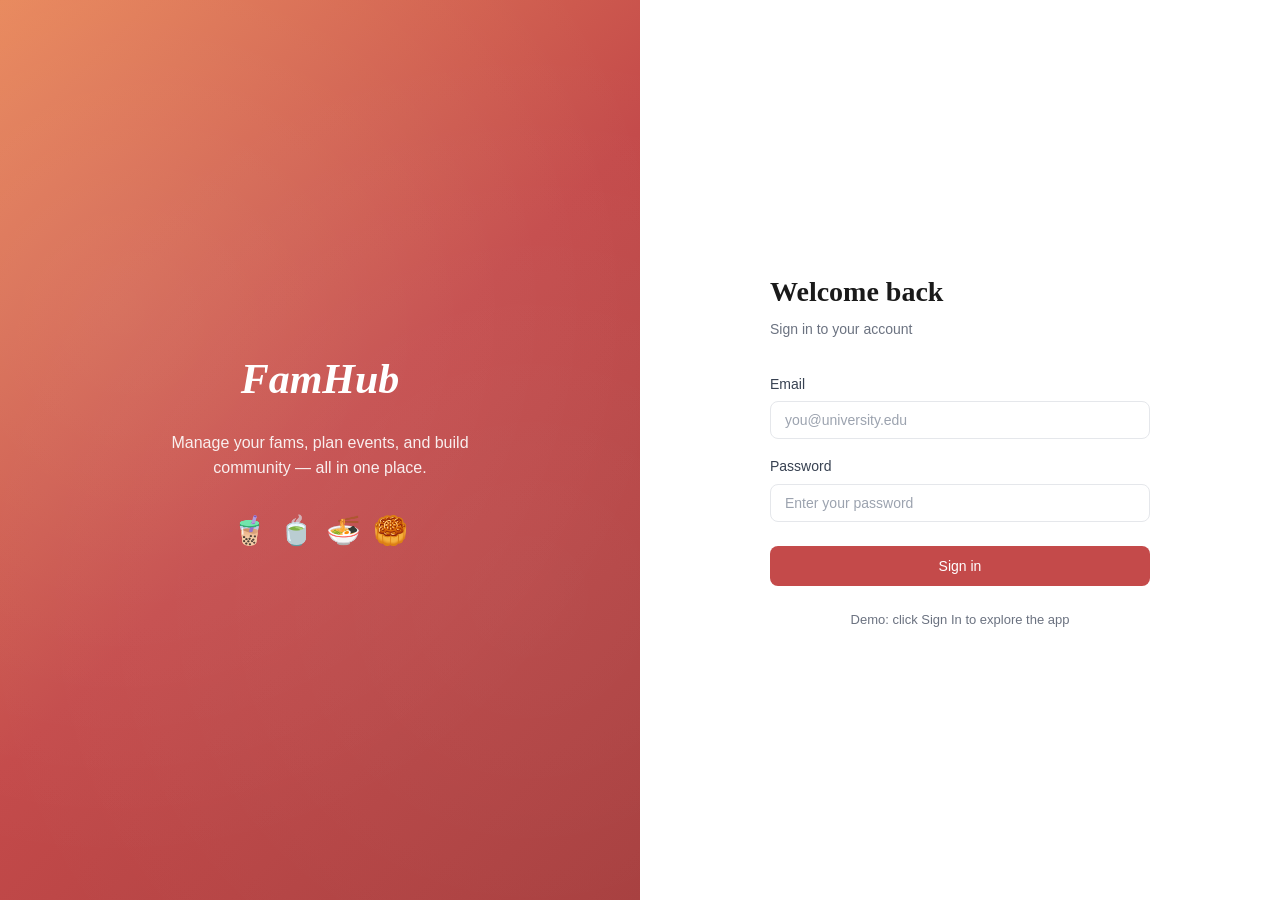
<file: index.html>
<!DOCTYPE html>
<html lang="en">
<head>
    <meta charset="UTF-8">
    <meta name="viewport" content="width=device-width, initial-scale=1.0">
    <title>FamHub - Fam Event Management System</title>
    <meta http-equiv="refresh" content="0;url=login.html">
    <link rel="stylesheet" href="styles.css">
</head>
<body class="login-page">
    <div class="login-left">
        <h1>FamHub</h1>
        <p>Manage your fams, plan events, and build community &mdash; all in one place.</p>
        <div class="login-emojis">
            <span>&#127881;</span>
            <span>&#127942;</span>
            <span>&#129309;</span>
            <span>&#127752;</span>
        </div>
    </div>
    <div class="login-right">
        <div class="login-form-container">
            <h2>Welcome to FamHub</h2>
            <p class="login-subtitle">Redirecting to login...</p>
            <p style="text-align:center; margin-top: 20px;">
                <a href="login.html">Click here if not redirected</a>
            </p>
        </div>
    </div>
</body>
</html>
</file>
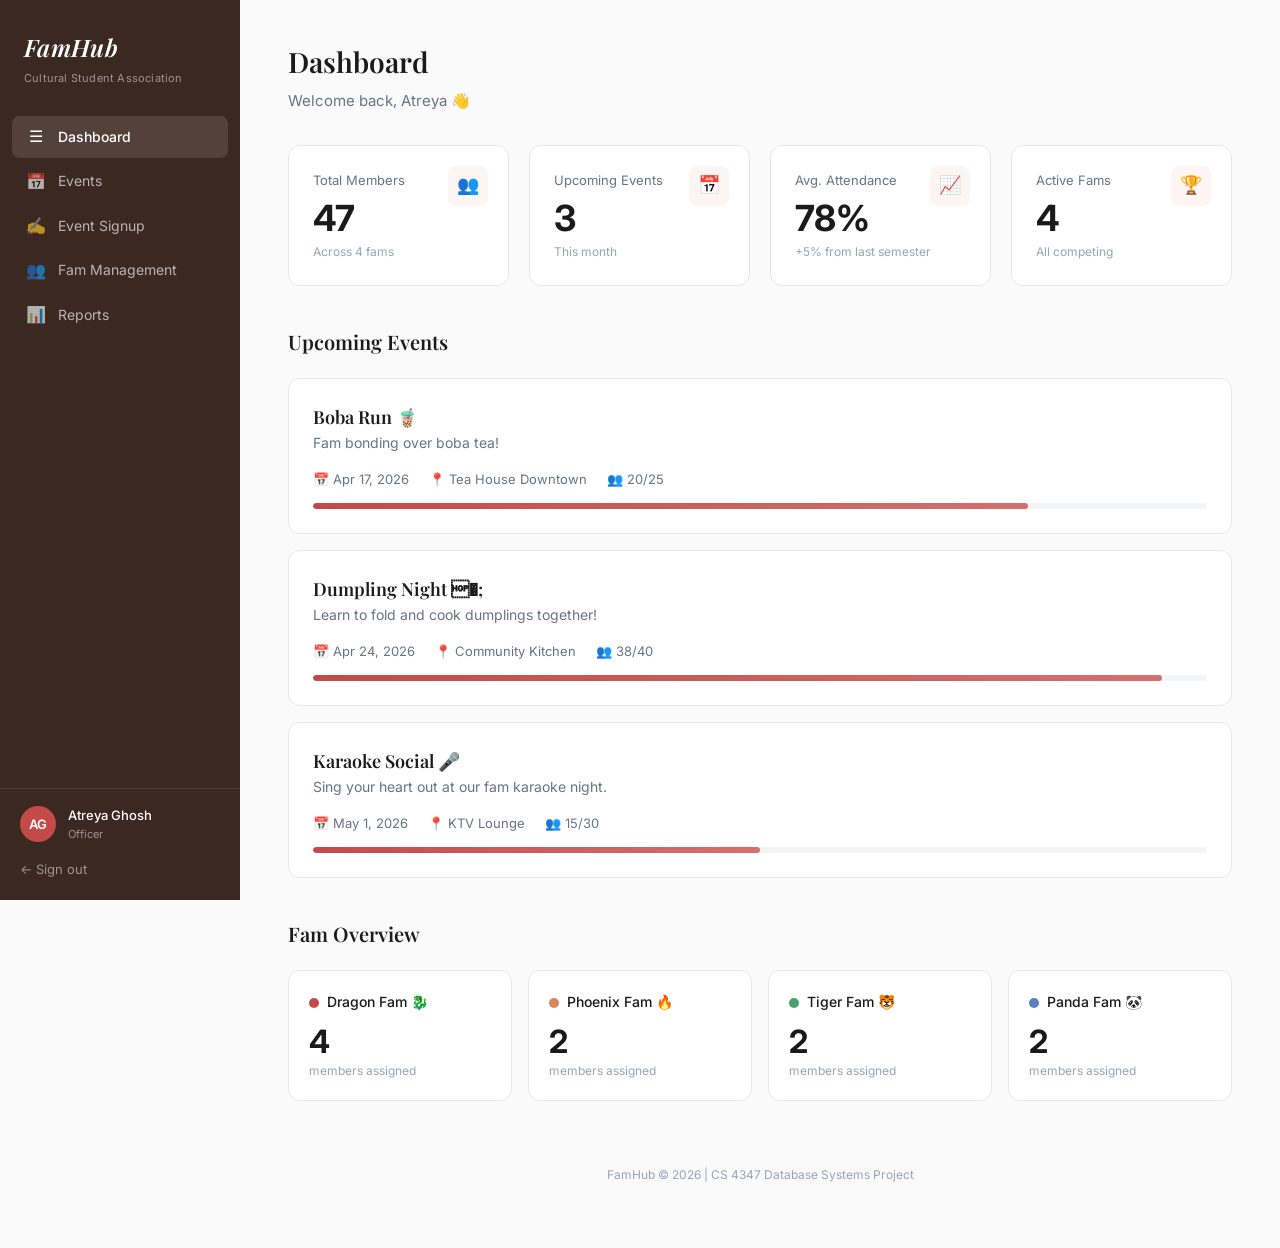
<file: dashboard.html>
<!DOCTYPE html>
<html lang="en">
<head>
    <meta charset="UTF-8">
    <meta name="viewport" content="width=device-width, initial-scale=1.0">
    <title>Dashboard - FamHub</title>
    <link rel="stylesheet" href="styles.css">
</head>
<body>
    <!-- Sidebar -->
    <aside class="sidebar">
        <div class="sidebar-brand">
            <h1>FamHub</h1>
            <p>Cultural Student Association</p>
        </div>
        <nav class="sidebar-nav">
            <ul>
                <li><a href="dashboard.html" class="active"><span class="nav-icon">&#9776;</span> Dashboard</a></li>
                <li><a href="event_form.html"><span class="nav-icon">&#128197;</span> Events</a></li>
                <li><a href="event_signup.html"><span class="nav-icon">&#9997;</span> Event Signup</a></li>
                <li><a href="fam_management.html"><span class="nav-icon">&#128101;</span> Fam Management</a></li>
                <li><a href="reports.html"><span class="nav-icon">&#128202;</span> Reports</a></li>
            </ul>
        </nav>
        <div class="sidebar-user">
            <div class="user-avatar">AG</div>
            <div class="user-info">
                <div class="user-name">Atreya Ghosh</div>
                <div class="user-role">Officer</div>
            </div>
        </div>
        <div class="sidebar-signout">
            <a href="login.html">&#8592; Sign out</a>
        </div>
    </aside>

    <!-- Main Content -->
    <main class="main-content">
        <div class="page-header">
            <h1>Dashboard</h1>
            <p class="welcome-msg">Welcome back, Atreya &#128075;</p>
        </div>

        <!-- Stats Cards -->
        <div class="stat-cards">
            <div class="stat-card">
                <div class="stat-icon">&#128101;</div>
                <h4>Total Members</h4>
                <div class="stat-value">47</div>
                <div class="stat-sub">Across 4 fams</div>
            </div>
            <div class="stat-card">
                <div class="stat-icon">&#128197;</div>
                <h4>Upcoming Events</h4>
                <div class="stat-value">3</div>
                <div class="stat-sub">This month</div>
            </div>
            <div class="stat-card">
                <div class="stat-icon">&#128200;</div>
                <h4>Avg. Attendance</h4>
                <div class="stat-value">78%</div>
                <div class="stat-sub">+5% from last semester</div>
            </div>
            <div class="stat-card">
                <div class="stat-icon">&#127942;</div>
                <h4>Active Fams</h4>
                <div class="stat-value">4</div>
                <div class="stat-sub">All competing</div>
            </div>
        </div>

        <!-- Upcoming Events -->
        <h2 class="section-title">Upcoming Events</h2>

        <div class="event-card">
            <h3>Boba Run &#129483;</h3>
            <p class="event-description">Fam bonding over boba tea!</p>
            <div class="event-meta">
                <span>&#128197; Apr 17, 2026</span>
                <span>&#128205; Tea House Downtown</span>
                <span>&#128101; 20/25</span>
            </div>
            <div class="progress-bar">
                <div class="progress-fill" style="width: 80%;"></div>
            </div>
        </div>

        <div class="event-card">
            <h3>Dumpling Night &#129�;</h3>
            <p class="event-description">Learn to fold and cook dumplings together!</p>
            <div class="event-meta">
                <span>&#128197; Apr 24, 2026</span>
                <span>&#128205; Community Kitchen</span>
                <span>&#128101; 38/40</span>
            </div>
            <div class="progress-bar">
                <div class="progress-fill" style="width: 95%;"></div>
            </div>
        </div>

        <div class="event-card">
            <h3>Karaoke Social &#127908;</h3>
            <p class="event-description">Sing your heart out at our fam karaoke night.</p>
            <div class="event-meta">
                <span>&#128197; May 1, 2026</span>
                <span>&#128205; KTV Lounge</span>
                <span>&#128101; 15/30</span>
            </div>
            <div class="progress-bar">
                <div class="progress-fill" style="width: 50%;"></div>
            </div>
        </div>

        <!-- Fam Overview -->
        <h2 class="section-title" style="margin-top: 40px;">Fam Overview</h2>
        <div class="fam-cards">
            <div class="fam-card">
                <div class="fam-card-header">
                    <span class="fam-dot red"></span> Dragon Fam &#128009;
                </div>
                <div class="fam-count">4</div>
                <div class="fam-label">members assigned</div>
            </div>
            <div class="fam-card">
                <div class="fam-card-header">
                    <span class="fam-dot orange"></span> Phoenix Fam &#128293;
                </div>
                <div class="fam-count">2</div>
                <div class="fam-label">members assigned</div>
            </div>
            <div class="fam-card">
                <div class="fam-card-header">
                    <span class="fam-dot green"></span> Tiger Fam &#128047;
                </div>
                <div class="fam-count">2</div>
                <div class="fam-label">members assigned</div>
            </div>
            <div class="fam-card">
                <div class="fam-card-header">
                    <span class="fam-dot blue"></span> Panda Fam &#128060;
                </div>
                <div class="fam-count">2</div>
                <div class="fam-label">members assigned</div>
            </div>
        </div>

        <footer>
            <p>FamHub &copy; 2026 | CS 4347 Database Systems Project</p>
        </footer>
    </main>
</body>
</html>
</file>
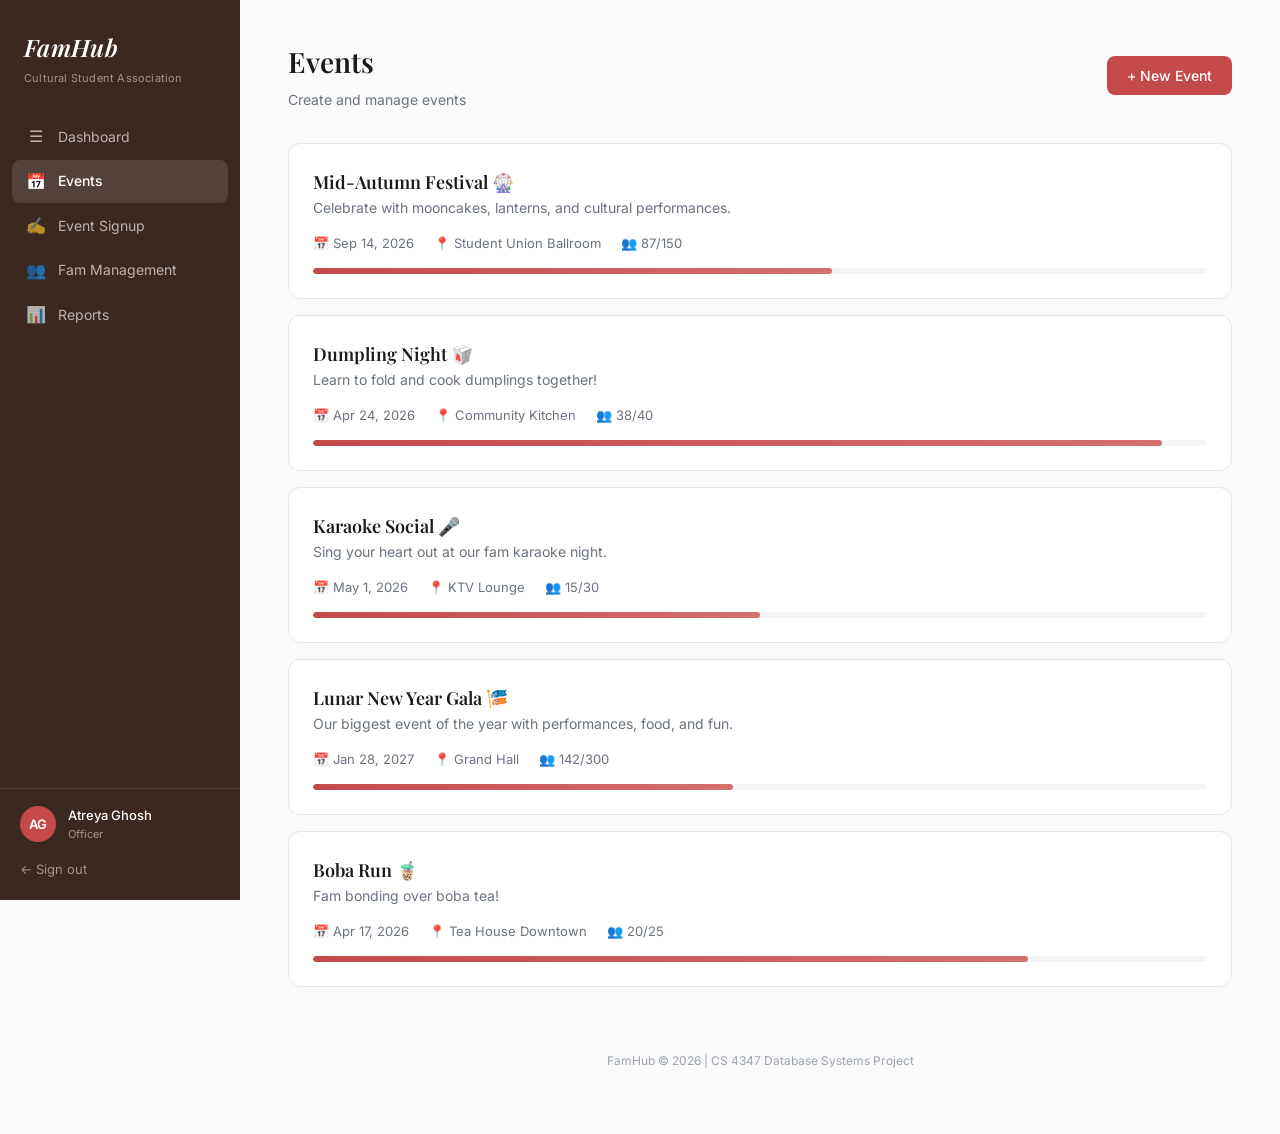
<file: event_form.html>
<!DOCTYPE html>
<html lang="en">
<head>
    <meta charset="UTF-8">
    <meta name="viewport" content="width=device-width, initial-scale=1.0">
    <title>Events - FamHub</title>
    <link rel="stylesheet" href="styles.css">
</head>
<body>
    <!-- Sidebar -->
    <aside class="sidebar">
        <div class="sidebar-brand">
            <h1>FamHub</h1>
            <p>Cultural Student Association</p>
        </div>
        <nav class="sidebar-nav">
            <ul>
                <li><a href="dashboard.html"><span class="nav-icon">&#9776;</span> Dashboard</a></li>
                <li><a href="event_form.html" class="active"><span class="nav-icon">&#128197;</span> Events</a></li>
                <li><a href="event_signup.html"><span class="nav-icon">&#9997;</span> Event Signup</a></li>
                <li><a href="fam_management.html"><span class="nav-icon">&#128101;</span> Fam Management</a></li>
                <li><a href="reports.html"><span class="nav-icon">&#128202;</span> Reports</a></li>
            </ul>
        </nav>
        <div class="sidebar-user">
            <div class="user-avatar">AG</div>
            <div class="user-info">
                <div class="user-name">Atreya Ghosh</div>
                <div class="user-role">Officer</div>
            </div>
        </div>
        <div class="sidebar-signout">
            <a href="login.html">&#8592; Sign out</a>
        </div>
    </aside>

    <!-- Main Content -->
    <main class="main-content">
        <div class="page-header">
            <div class="page-header-row">
                <div>
                    <h1>Events</h1>
                    <p>Create and manage events</p>
                </div>
                <button class="btn btn-primary" onclick="document.getElementById('new-event-form').style.display = document.getElementById('new-event-form').style.display === 'none' ? 'block' : 'none'">+ New Event</button>
            </div>
        </div>

        <!-- New Event Form (hidden by default) -->
        <div id="new-event-form" style="display: none; margin-bottom: 32px;">
            <fieldset>
                <legend>Create New Event</legend>
                <form action="event_process.php" method="POST">
                    <input type="hidden" id="event_id" name="event_id" value="">

                    <label for="event_name" class="required">Event Name</label>
                    <input type="text" id="event_name" name="event_name" placeholder="e.g., Spring Formal" maxlength="100" required>

                    <label for="event_description" class="required">Description</label>
                    <textarea id="event_description" name="event_description" placeholder="Describe the event details, agenda, dress code, etc." rows="3" required></textarea>

                    <div class="form-row">
                        <div>
                            <label for="event_date" class="required">Event Date</label>
                            <input type="date" id="event_date" name="event_date" required>
                        </div>
                        <div>
                            <label for="event_time">Event Time</label>
                            <input type="text" id="event_time" name="event_time" placeholder="e.g., 7:00 PM">
                        </div>
                    </div>

                    <label for="event_location" class="required">Location</label>
                    <input type="text" id="event_location" name="event_location" placeholder="e.g., Student Union Ballroom" maxlength="200" required>

                    <div class="form-row">
                        <div>
                            <label for="event_capacity" class="required">Capacity</label>
                            <input type="number" id="event_capacity" name="event_capacity" placeholder="Maximum attendees" min="1" required>
                        </div>
                        <div>
                            <label for="event_type">Event Type</label>
                            <select id="event_type" name="event_type">
                                <option value="">-- Select Type --</option>
                                <option value="social">Social</option>
                                <option value="philanthropy">Philanthropy</option>
                                <option value="professional">Professional Development</option>
                                <option value="meeting">Meeting</option>
                                <option value="other">Other</option>
                            </select>
                        </div>
                    </div>

                    <div class="form-actions">
                        <input type="submit" value="Save Event">
                        <input type="reset" value="Clear Form">
                    </div>
                </form>
            </fieldset>
        </div>

        <!-- Event Cards -->
        <div class="event-card">
            <h3>Mid-Autumn Festival &#127905;</h3>
            <p class="event-description">Celebrate with mooncakes, lanterns, and cultural performances.</p>
            <div class="event-meta">
                <span>&#128197; Sep 14, 2026</span>
                <span>&#128205; Student Union Ballroom</span>
                <span>&#128101; 87/150</span>
            </div>
            <div class="progress-bar">
                <div class="progress-fill" style="width: 58%;"></div>
            </div>
        </div>

        <div class="event-card">
            <h3>Dumpling Night &#129377;</h3>
            <p class="event-description">Learn to fold and cook dumplings together!</p>
            <div class="event-meta">
                <span>&#128197; Apr 24, 2026</span>
                <span>&#128205; Community Kitchen</span>
                <span>&#128101; 38/40</span>
            </div>
            <div class="progress-bar">
                <div class="progress-fill" style="width: 95%;"></div>
            </div>
        </div>

        <div class="event-card">
            <h3>Karaoke Social &#127908;</h3>
            <p class="event-description">Sing your heart out at our fam karaoke night.</p>
            <div class="event-meta">
                <span>&#128197; May 1, 2026</span>
                <span>&#128205; KTV Lounge</span>
                <span>&#128101; 15/30</span>
            </div>
            <div class="progress-bar">
                <div class="progress-fill" style="width: 50%;"></div>
            </div>
        </div>

        <div class="event-card">
            <h3>Lunar New Year Gala &#127887;</h3>
            <p class="event-description">Our biggest event of the year with performances, food, and fun.</p>
            <div class="event-meta">
                <span>&#128197; Jan 28, 2027</span>
                <span>&#128205; Grand Hall</span>
                <span>&#128101; 142/300</span>
            </div>
            <div class="progress-bar">
                <div class="progress-fill" style="width: 47%;"></div>
            </div>
        </div>

        <div class="event-card">
            <h3>Boba Run &#129483;</h3>
            <p class="event-description">Fam bonding over boba tea!</p>
            <div class="event-meta">
                <span>&#128197; Apr 17, 2026</span>
                <span>&#128205; Tea House Downtown</span>
                <span>&#128101; 20/25</span>
            </div>
            <div class="progress-bar">
                <div class="progress-fill" style="width: 80%;"></div>
            </div>
        </div>

        <footer>
            <p>FamHub &copy; 2026 | CS 4347 Database Systems Project</p>
        </footer>
    </main>
</body>
</html>
</file>
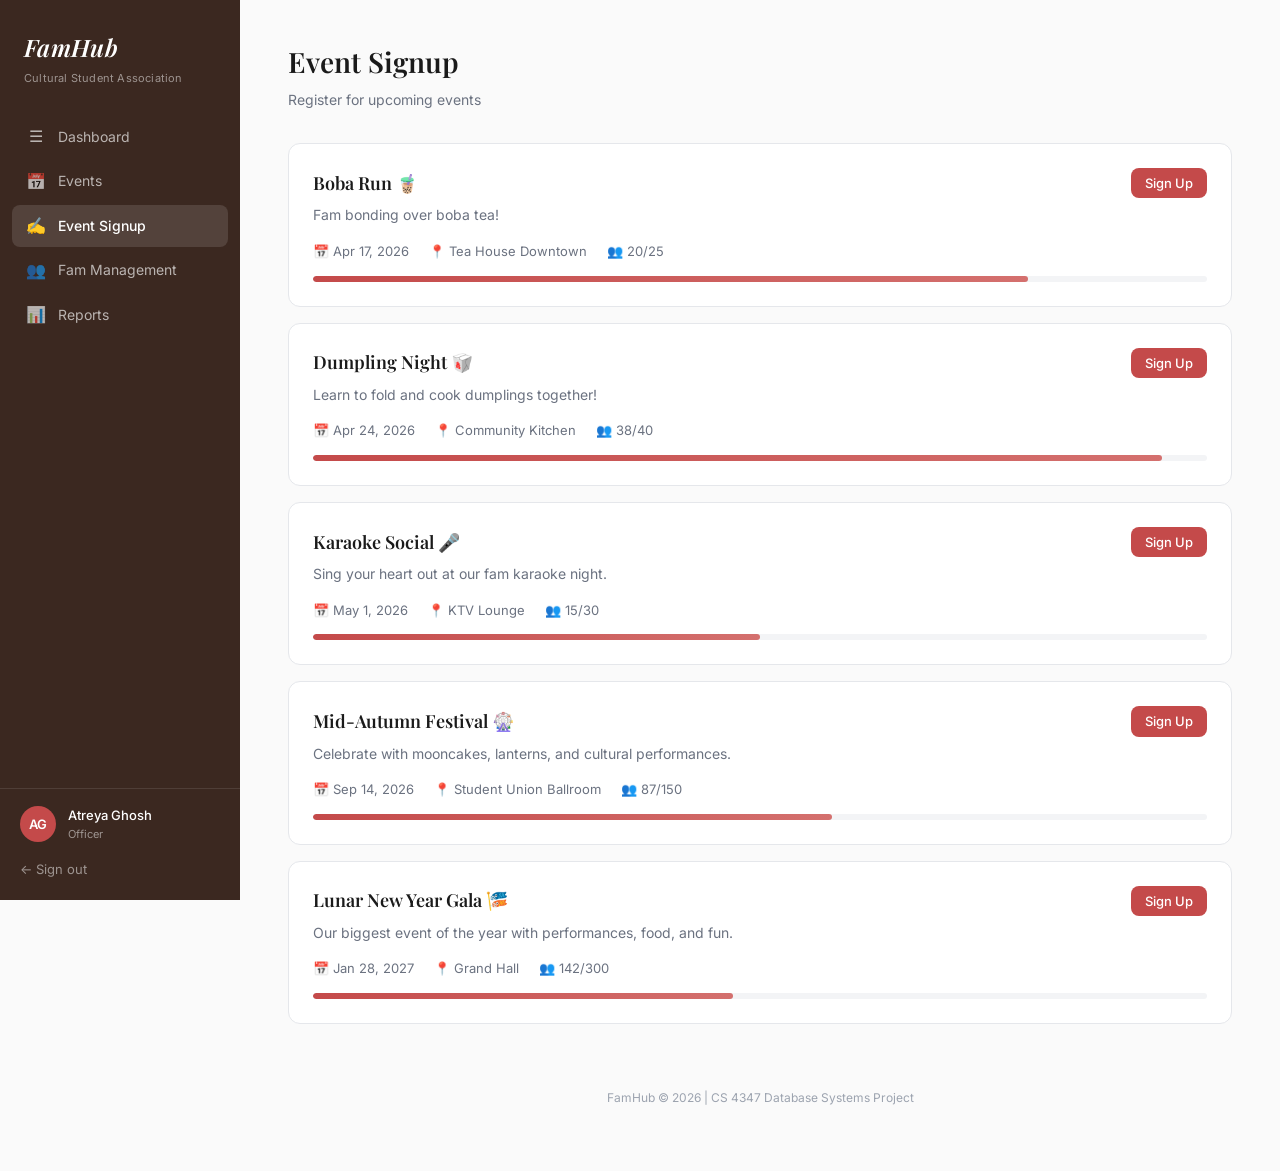
<file: event_signup.html>
<!DOCTYPE html>
<html lang="en">
<head>
    <meta charset="UTF-8">
    <meta name="viewport" content="width=device-width, initial-scale=1.0">
    <title>Event Signup - FamHub</title>
    <link rel="stylesheet" href="styles.css">
</head>
<body>
    <!-- Sidebar -->
    <aside class="sidebar">
        <div class="sidebar-brand">
            <h1>FamHub</h1>
            <p>Cultural Student Association</p>
        </div>
        <nav class="sidebar-nav">
            <ul>
                <li><a href="dashboard.html"><span class="nav-icon">&#9776;</span> Dashboard</a></li>
                <li><a href="event_form.html"><span class="nav-icon">&#128197;</span> Events</a></li>
                <li><a href="event_signup.html" class="active"><span class="nav-icon">&#9997;</span> Event Signup</a></li>
                <li><a href="fam_management.html"><span class="nav-icon">&#128101;</span> Fam Management</a></li>
                <li><a href="reports.html"><span class="nav-icon">&#128202;</span> Reports</a></li>
            </ul>
        </nav>
        <div class="sidebar-user">
            <div class="user-avatar">AG</div>
            <div class="user-info">
                <div class="user-name">Atreya Ghosh</div>
                <div class="user-role">Officer</div>
            </div>
        </div>
        <div class="sidebar-signout">
            <a href="login.html">&#8592; Sign out</a>
        </div>
    </aside>

    <!-- Main Content -->
    <main class="main-content">
        <div class="page-header">
            <h1>Event Signup</h1>
            <p>Register for upcoming events</p>
        </div>

        <!-- Event Cards with Sign Up buttons -->
        <div class="event-card">
            <div class="event-card-header">
                <h3>Boba Run &#129483;</h3>
                <button class="btn btn-primary btn-sm">Sign Up</button>
            </div>
            <p class="event-description">Fam bonding over boba tea!</p>
            <div class="event-meta">
                <span>&#128197; Apr 17, 2026</span>
                <span>&#128205; Tea House Downtown</span>
                <span>&#128101; 20/25</span>
            </div>
            <div class="progress-bar">
                <div class="progress-fill" style="width: 80%;"></div>
            </div>
        </div>

        <div class="event-card">
            <div class="event-card-header">
                <h3>Dumpling Night &#129377;</h3>
                <button class="btn btn-primary btn-sm">Sign Up</button>
            </div>
            <p class="event-description">Learn to fold and cook dumplings together!</p>
            <div class="event-meta">
                <span>&#128197; Apr 24, 2026</span>
                <span>&#128205; Community Kitchen</span>
                <span>&#128101; 38/40</span>
            </div>
            <div class="progress-bar">
                <div class="progress-fill" style="width: 95%;"></div>
            </div>
        </div>

        <div class="event-card">
            <div class="event-card-header">
                <h3>Karaoke Social &#127908;</h3>
                <button class="btn btn-primary btn-sm">Sign Up</button>
            </div>
            <p class="event-description">Sing your heart out at our fam karaoke night.</p>
            <div class="event-meta">
                <span>&#128197; May 1, 2026</span>
                <span>&#128205; KTV Lounge</span>
                <span>&#128101; 15/30</span>
            </div>
            <div class="progress-bar">
                <div class="progress-fill" style="width: 50%;"></div>
            </div>
        </div>

        <div class="event-card">
            <div class="event-card-header">
                <h3>Mid-Autumn Festival &#127905;</h3>
                <button class="btn btn-primary btn-sm">Sign Up</button>
            </div>
            <p class="event-description">Celebrate with mooncakes, lanterns, and cultural performances.</p>
            <div class="event-meta">
                <span>&#128197; Sep 14, 2026</span>
                <span>&#128205; Student Union Ballroom</span>
                <span>&#128101; 87/150</span>
            </div>
            <div class="progress-bar">
                <div class="progress-fill" style="width: 58%;"></div>
            </div>
        </div>

        <div class="event-card">
            <div class="event-card-header">
                <h3>Lunar New Year Gala &#127887;</h3>
                <button class="btn btn-primary btn-sm">Sign Up</button>
            </div>
            <p class="event-description">Our biggest event of the year with performances, food, and fun.</p>
            <div class="event-meta">
                <span>&#128197; Jan 28, 2027</span>
                <span>&#128205; Grand Hall</span>
                <span>&#128101; 142/300</span>
            </div>
            <div class="progress-bar">
                <div class="progress-fill" style="width: 47%;"></div>
            </div>
        </div>

        <footer>
            <p>FamHub &copy; 2026 | CS 4347 Database Systems Project</p>
        </footer>
    </main>
</body>
</html>
</file>
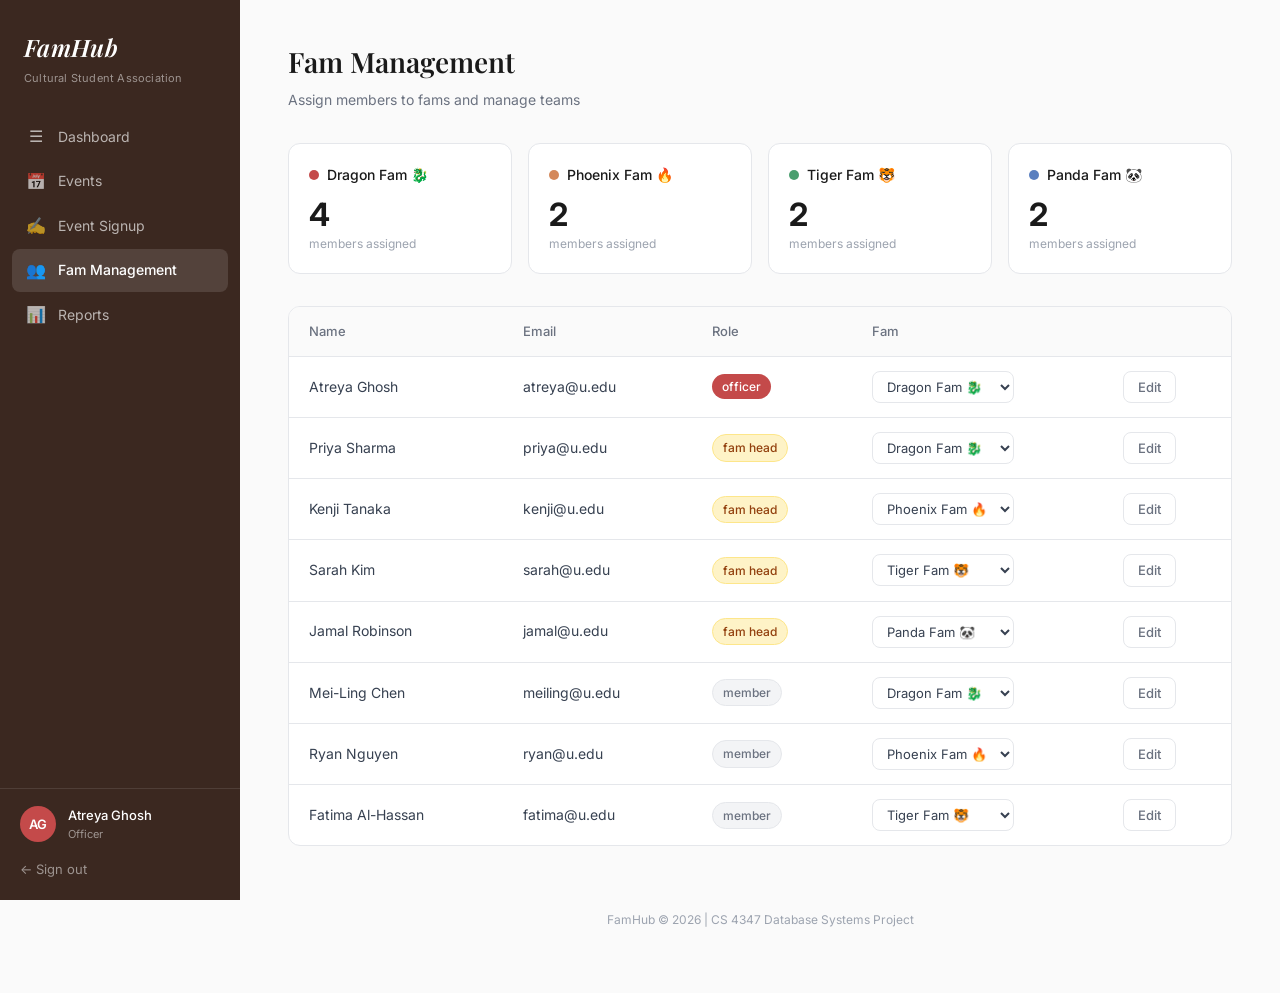
<file: fam_management.html>
<!DOCTYPE html>
<html lang="en">
<head>
    <meta charset="UTF-8">
    <meta name="viewport" content="width=device-width, initial-scale=1.0">
    <title>Fam Management - FamHub</title>
    <link rel="stylesheet" href="styles.css">
</head>
<body>
    <!-- Sidebar -->
    <aside class="sidebar">
        <div class="sidebar-brand">
            <h1>FamHub</h1>
            <p>Cultural Student Association</p>
        </div>
        <nav class="sidebar-nav">
            <ul>
                <li><a href="dashboard.html"><span class="nav-icon">&#9776;</span> Dashboard</a></li>
                <li><a href="event_form.html"><span class="nav-icon">&#128197;</span> Events</a></li>
                <li><a href="event_signup.html"><span class="nav-icon">&#9997;</span> Event Signup</a></li>
                <li><a href="fam_management.html" class="active"><span class="nav-icon">&#128101;</span> Fam Management</a></li>
                <li><a href="reports.html"><span class="nav-icon">&#128202;</span> Reports</a></li>
            </ul>
        </nav>
        <div class="sidebar-user">
            <div class="user-avatar">AG</div>
            <div class="user-info">
                <div class="user-name">Atreya Ghosh</div>
                <div class="user-role">Officer</div>
            </div>
        </div>
        <div class="sidebar-signout">
            <a href="login.html">&#8592; Sign out</a>
        </div>
    </aside>

    <!-- Main Content -->
    <main class="main-content">
        <div class="page-header">
            <h1>Fam Management</h1>
            <p>Assign members to fams and manage teams</p>
        </div>

        <!-- Fam Summary Cards -->
        <div class="fam-cards">
            <div class="fam-card">
                <div class="fam-card-header">
                    <span class="fam-dot red"></span> Dragon Fam &#128009;
                </div>
                <div class="fam-count">4</div>
                <div class="fam-label">members assigned</div>
            </div>
            <div class="fam-card">
                <div class="fam-card-header">
                    <span class="fam-dot orange"></span> Phoenix Fam &#128293;
                </div>
                <div class="fam-count">2</div>
                <div class="fam-label">members assigned</div>
            </div>
            <div class="fam-card">
                <div class="fam-card-header">
                    <span class="fam-dot green"></span> Tiger Fam &#128047;
                </div>
                <div class="fam-count">2</div>
                <div class="fam-label">members assigned</div>
            </div>
            <div class="fam-card">
                <div class="fam-card-header">
                    <span class="fam-dot blue"></span> Panda Fam &#128060;
                </div>
                <div class="fam-count">2</div>
                <div class="fam-label">members assigned</div>
            </div>
        </div>

        <!-- Members Table -->
        <table>
            <thead>
                <tr>
                    <th>Name</th>
                    <th>Email</th>
                    <th>Role</th>
                    <th>Fam</th>
                    <th></th>
                </tr>
            </thead>
            <tbody>
                <tr>
                    <td>Atreya Ghosh</td>
                    <td>atreya@u.edu</td>
                    <td><span class="badge badge-officer">officer</span></td>
                    <td>
                        <select style="width: auto; padding: 6px 10px; font-size: 13px;">
                            <option selected>Dragon Fam &#128009;</option>
                            <option>Phoenix Fam &#128293;</option>
                            <option>Tiger Fam &#128047;</option>
                            <option>Panda Fam &#128060;</option>
                        </select>
                    </td>
                    <td><button class="btn btn-secondary btn-sm">Edit</button></td>
                </tr>
                <tr>
                    <td>Priya Sharma</td>
                    <td>priya@u.edu</td>
                    <td><span class="badge badge-famhead">fam head</span></td>
                    <td>
                        <select style="width: auto; padding: 6px 10px; font-size: 13px;">
                            <option selected>Dragon Fam &#128009;</option>
                            <option>Phoenix Fam &#128293;</option>
                            <option>Tiger Fam &#128047;</option>
                            <option>Panda Fam &#128060;</option>
                        </select>
                    </td>
                    <td><button class="btn btn-secondary btn-sm">Edit</button></td>
                </tr>
                <tr>
                    <td>Kenji Tanaka</td>
                    <td>kenji@u.edu</td>
                    <td><span class="badge badge-famhead">fam head</span></td>
                    <td>
                        <select style="width: auto; padding: 6px 10px; font-size: 13px;">
                            <option>Dragon Fam &#128009;</option>
                            <option selected>Phoenix Fam &#128293;</option>
                            <option>Tiger Fam &#128047;</option>
                            <option>Panda Fam &#128060;</option>
                        </select>
                    </td>
                    <td><button class="btn btn-secondary btn-sm">Edit</button></td>
                </tr>
                <tr>
                    <td>Sarah Kim</td>
                    <td>sarah@u.edu</td>
                    <td><span class="badge badge-famhead">fam head</span></td>
                    <td>
                        <select style="width: auto; padding: 6px 10px; font-size: 13px;">
                            <option>Dragon Fam &#128009;</option>
                            <option>Phoenix Fam &#128293;</option>
                            <option selected>Tiger Fam &#128047;</option>
                            <option>Panda Fam &#128060;</option>
                        </select>
                    </td>
                    <td><button class="btn btn-secondary btn-sm">Edit</button></td>
                </tr>
                <tr>
                    <td>Jamal Robinson</td>
                    <td>jamal@u.edu</td>
                    <td><span class="badge badge-famhead">fam head</span></td>
                    <td>
                        <select style="width: auto; padding: 6px 10px; font-size: 13px;">
                            <option>Dragon Fam &#128009;</option>
                            <option>Phoenix Fam &#128293;</option>
                            <option>Tiger Fam &#128047;</option>
                            <option selected>Panda Fam &#128060;</option>
                        </select>
                    </td>
                    <td><button class="btn btn-secondary btn-sm">Edit</button></td>
                </tr>
                <tr>
                    <td>Mei-Ling Chen</td>
                    <td>meiling@u.edu</td>
                    <td><span class="badge badge-member">member</span></td>
                    <td>
                        <select style="width: auto; padding: 6px 10px; font-size: 13px;">
                            <option selected>Dragon Fam &#128009;</option>
                            <option>Phoenix Fam &#128293;</option>
                            <option>Tiger Fam &#128047;</option>
                            <option>Panda Fam &#128060;</option>
                        </select>
                    </td>
                    <td><button class="btn btn-secondary btn-sm">Edit</button></td>
                </tr>
                <tr>
                    <td>Ryan Nguyen</td>
                    <td>ryan@u.edu</td>
                    <td><span class="badge badge-member">member</span></td>
                    <td>
                        <select style="width: auto; padding: 6px 10px; font-size: 13px;">
                            <option>Dragon Fam &#128009;</option>
                            <option selected>Phoenix Fam &#128293;</option>
                            <option>Tiger Fam &#128047;</option>
                            <option>Panda Fam &#128060;</option>
                        </select>
                    </td>
                    <td><button class="btn btn-secondary btn-sm">Edit</button></td>
                </tr>
                <tr>
                    <td>Fatima Al-Hassan</td>
                    <td>fatima@u.edu</td>
                    <td><span class="badge badge-member">member</span></td>
                    <td>
                        <select style="width: auto; padding: 6px 10px; font-size: 13px;">
                            <option>Dragon Fam &#128009;</option>
                            <option>Phoenix Fam &#128293;</option>
                            <option selected>Tiger Fam &#128047;</option>
                            <option>Panda Fam &#128060;</option>
                        </select>
                    </td>
                    <td><button class="btn btn-secondary btn-sm">Edit</button></td>
                </tr>
            </tbody>
        </table>

        <footer>
            <p>FamHub &copy; 2026 | CS 4347 Database Systems Project</p>
        </footer>
    </main>
</body>
</html>
</file>
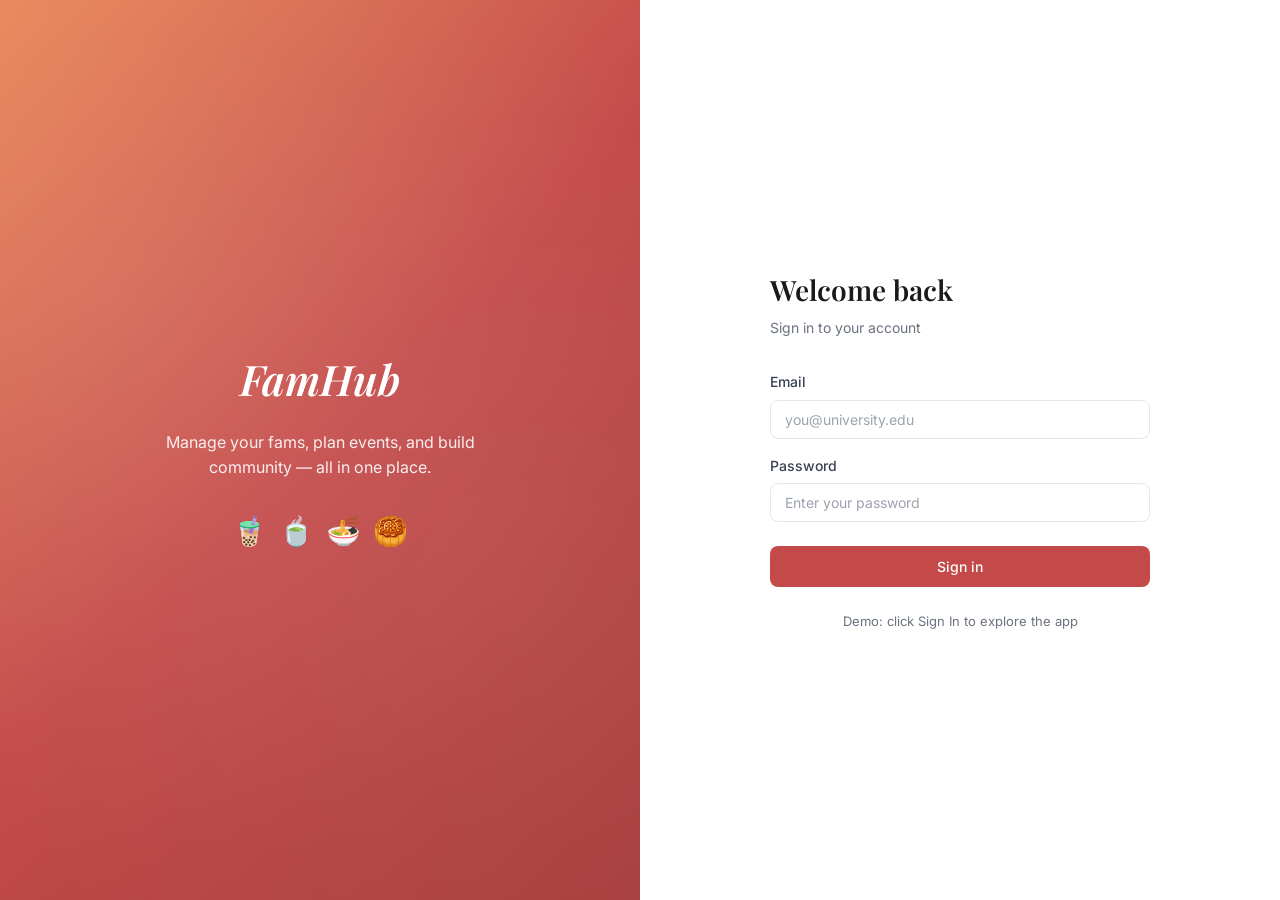
<file: login.html>
<!DOCTYPE html>
<html lang="en">
<head>
    <meta charset="UTF-8">
    <meta name="viewport" content="width=device-width, initial-scale=1.0">
    <title>Login - FamHub</title>
    <link rel="stylesheet" href="styles.css">
</head>
<body class="login-page">

    <div class="login-left">
        <h1>FamHub</h1>
        <p>Manage your fams, plan events, and build community &mdash; all in one place.</p>
        <div class="login-emojis">
            <span>&#129483;</span>
            <span>&#127861;</span>
            <span>&#127836;</span>
            <span>&#129390;</span>
        </div>
    </div>

    <!-- Login Form -->
    <div class="login-right">
        <div class="login-form-container">
            <h2>Welcome back</h2>
            <p class="login-subtitle">Sign in to your account</p>

            <form action="login_process.php" method="POST">
                <label for="email">Email</label>
                <input type="email" id="email" name="email" placeholder="you@university.edu" required>

                <label for="password">Password</label>
                <input type="password" id="password" name="password" placeholder="Enter your password" required>

                <div style="margin-top: 24px;">
                    <input type="submit" value="Sign in" style="width: 100%; padding: 12px;">
                </div>
            </form>

            <p class="login-footer">
                Demo: click Sign In to explore the app
            </p>
        </div>
    </div>
</body>
</html>
</file>
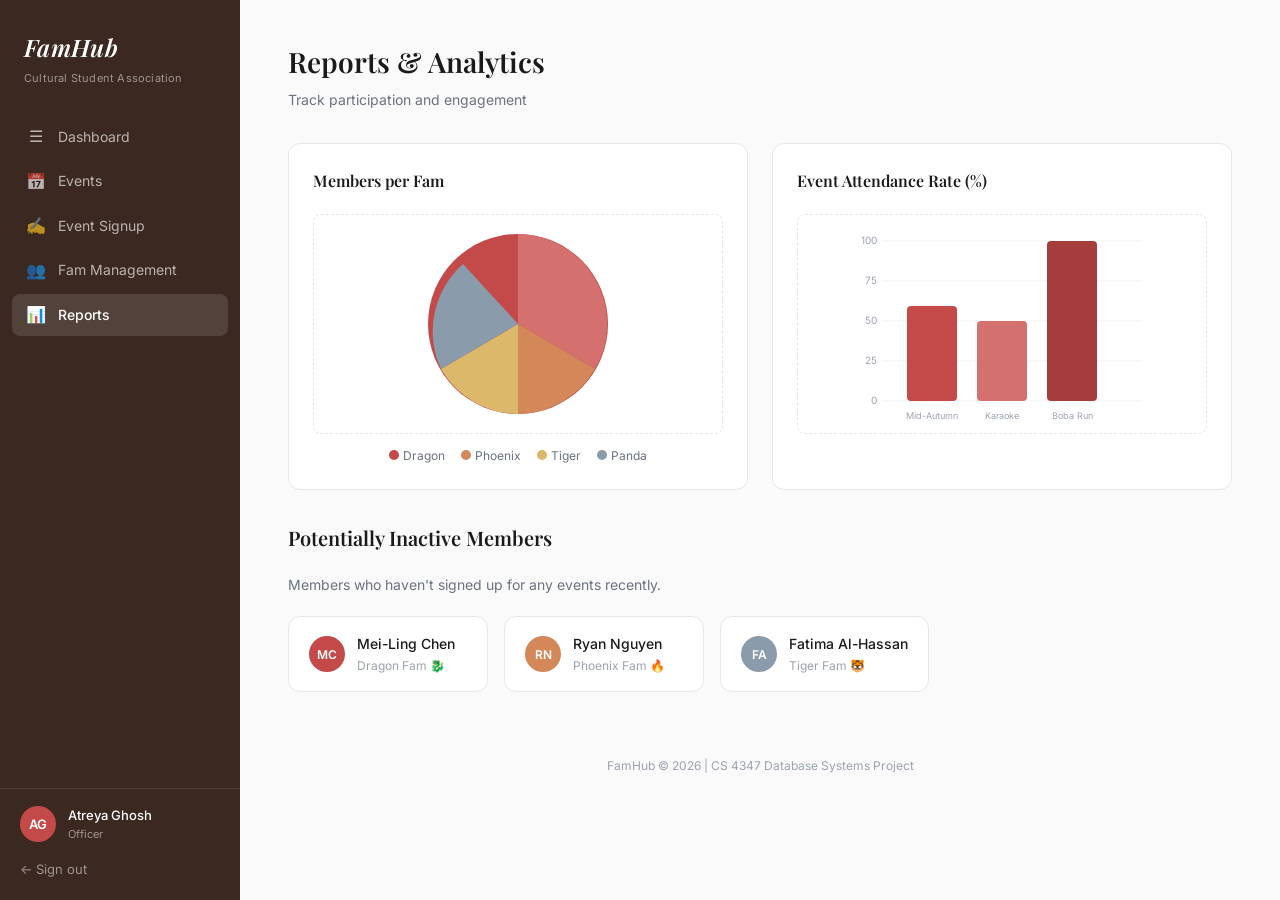
<file: reports.html>
<!DOCTYPE html>
<html lang="en">
<head>
    <meta charset="UTF-8">
    <meta name="viewport" content="width=device-width, initial-scale=1.0">
    <title>Reports &amp; Analytics - FamHub</title>
    <link rel="stylesheet" href="styles.css">
</head>
<body>
    <!-- Sidebar -->
    <aside class="sidebar">
        <div class="sidebar-brand">
            <h1>FamHub</h1>
            <p>Cultural Student Association</p>
        </div>
        <nav class="sidebar-nav">
            <ul>
                <li><a href="dashboard.html"><span class="nav-icon">&#9776;</span> Dashboard</a></li>
                <li><a href="event_form.html"><span class="nav-icon">&#128197;</span> Events</a></li>
                <li><a href="event_signup.html"><span class="nav-icon">&#9997;</span> Event Signup</a></li>
                <li><a href="fam_management.html"><span class="nav-icon">&#128101;</span> Fam Management</a></li>
                <li><a href="reports.html" class="active"><span class="nav-icon">&#128202;</span> Reports</a></li>
            </ul>
        </nav>
        <div class="sidebar-user">
            <div class="user-avatar">AG</div>
            <div class="user-info">
                <div class="user-name">Atreya Ghosh</div>
                <div class="user-role">Officer</div>
            </div>
        </div>
        <div class="sidebar-signout">
            <a href="login.html">&#8592; Sign out</a>
        </div>
    </aside>

    <!-- Main Content -->
    <main class="main-content">
        <div class="page-header">
            <h1>Reports & Analytics</h1>
            <p>Track participation and engagement</p>
        </div>

        <!-- Charts Grid -->
        <div class="charts-grid">
            <div class="chart-card">
                <h3>Members per Fam</h3>
                <div class="chart-placeholder" id="pie-chart">
                    <!-- Inline SVG Pie Chart -->
                    <svg viewBox="0 0 200 200" width="200" height="200">
                        <circle cx="100" cy="100" r="90" fill="#c44a4a"/>
                        <path d="M100,100 L100,10 A90,90 0 0,1 177,145 Z" fill="#d4706e"/>
                        <path d="M100,100 L177,145 A90,90 0 0,1 100,190 Z" fill="#d4885a"/>
                        <path d="M100,100 L100,190 A90,90 0 0,1 23,145 Z" fill="#dbb86a"/>
                        <path d="M100,100 L23,145 A90,90 0 0,1 45,40 Z" fill="#8a9bab"/>
                    </svg>
                </div>
                <div style="display: flex; gap: 16px; justify-content: center; margin-top: 12px; font-size: 12px; color: var(--text-light);">
                    <span><span style="display:inline-block;width:10px;height:10px;border-radius:50%;background:#c44a4a;margin-right:4px;"></span>Dragon</span>
                    <span><span style="display:inline-block;width:10px;height:10px;border-radius:50%;background:#d4885a;margin-right:4px;"></span>Phoenix</span>
                    <span><span style="display:inline-block;width:10px;height:10px;border-radius:50%;background:#dbb86a;margin-right:4px;"></span>Tiger</span>
                    <span><span style="display:inline-block;width:10px;height:10px;border-radius:50%;background:#8a9bab;margin-right:4px;"></span>Panda</span>
                </div>
            </div>
            <div class="chart-card">
                <h3>Event Attendance Rate (%)</h3>
                <div class="chart-placeholder" id="bar-chart">
                    <!-- Inline SVG Bar Chart -->
                    <svg viewBox="0 0 300 200" width="300" height="200">
                        <!-- Y axis labels -->
                        <text x="25" y="20" font-size="10" fill="#9ca3af" text-anchor="end">100</text>
                        <text x="25" y="60" font-size="10" fill="#9ca3af" text-anchor="end">75</text>
                        <text x="25" y="100" font-size="10" fill="#9ca3af" text-anchor="end">50</text>
                        <text x="25" y="140" font-size="10" fill="#9ca3af" text-anchor="end">25</text>
                        <text x="25" y="180" font-size="10" fill="#9ca3af" text-anchor="end">0</text>
                        <!-- Grid lines -->
                        <line x1="30" y1="17" x2="290" y2="17" stroke="#e5e7eb" stroke-width="0.5"/>
                        <line x1="30" y1="57" x2="290" y2="57" stroke="#e5e7eb" stroke-width="0.5"/>
                        <line x1="30" y1="97" x2="290" y2="97" stroke="#e5e7eb" stroke-width="0.5"/>
                        <line x1="30" y1="137" x2="290" y2="137" stroke="#e5e7eb" stroke-width="0.5"/>
                        <line x1="30" y1="177" x2="290" y2="177" stroke="#e5e7eb" stroke-width="0.5"/>
                        <!-- Bars -->
                        <rect x="55" y="82" width="50" height="95" rx="4" fill="#c44a4a"/>
                        <rect x="125" y="97" width="50" height="80" rx="4" fill="#d4706e"/>
                        <rect x="195" y="17" width="50" height="160" rx="4" fill="#a63d3d"/>
                        <!-- X axis labels -->
                        <text x="80" y="195" font-size="9" fill="#9ca3af" text-anchor="middle">Mid-Autumn</text>
                        <text x="150" y="195" font-size="9" fill="#9ca3af" text-anchor="middle">Karaoke</text>
                        <text x="220" y="195" font-size="9" fill="#9ca3af" text-anchor="middle">Boba Run</text>
                    </svg>
                </div>
            </div>
        </div>

        <!-- Potentially Inactive Members -->
        <div class="inactive-section">
            <h2 class="section-title">Potentially Inactive Members</h2>
            <p style="color: var(--text-light); font-size: 14px; margin-bottom: 20px;">Members who haven't signed up for any events recently.</p>

            <div class="inactive-cards">
                <div class="inactive-card">
                    <div class="member-initials" style="background: #c44a4a;">MC</div>
                    <div class="member-info">
                        <div class="member-name">Mei-Ling Chen</div>
                        <div class="member-fam">Dragon Fam &#128009;</div>
                    </div>
                </div>
                <div class="inactive-card">
                    <div class="member-initials" style="background: #d4885a;">RN</div>
                    <div class="member-info">
                        <div class="member-name">Ryan Nguyen</div>
                        <div class="member-fam">Phoenix Fam &#128293;</div>
                    </div>
                </div>
                <div class="inactive-card">
                    <div class="member-initials" style="background: #8a9bab;">FA</div>
                    <div class="member-info">
                        <div class="member-name">Fatima Al-Hassan</div>
                        <div class="member-fam">Tiger Fam &#128047;</div>
                    </div>
                </div>
            </div>
        </div>

        <footer>
            <p>FamHub &copy; 2026 | CS 4347 Database Systems Project</p>
        </footer>
    </main>
</body>
</html>
</file>
<file: styles.css>
@import url('https://fonts.googleapis.com/css2?family=Inter:wght@300;400;500;600;700&family=Playfair+Display:ital,wght@0,500;0,600;1,500;1,600&display=swap');

:root {
    --sidebar-bg: #3b2820;
    --sidebar-width: 240px;
    --sidebar-hover: rgba(255,255,255,0.08);
    --sidebar-active: rgba(255,255,255,0.12);
    --primary: #c44a4a;
    --primary-dark: #a63d3d;
    --primary-light: #fdf5f4;
    --bg: #fafafa;
    --white: #ffffff;
    --text-dark: #1a1a1a;
    --text: #374151;
    --text-light: #6b7280;
    --text-muted: #9ca3af;
    --border: #e5e7eb;
    --border-light: #f3f4f6;
    --card-shadow: 0 1px 3px rgba(0,0,0,0.06), 0 1px 2px rgba(0,0,0,0.04);
    --card-shadow-hover: 0 4px 12px rgba(0,0,0,0.08);
    --radius: 12px;
    --radius-sm: 8px;
    --radius-lg: 16px;
}

* {
    box-sizing: border-box;
    margin: 0;
    padding: 0;
}

body {
    font-family: 'Inter', -apple-system, BlinkMacSystemFont, sans-serif;
    background-color: var(--bg);
    color: var(--text);
    line-height: 1.6;
    font-weight: 400;
    display: flex;
    min-height: 100vh;
}

body.login-page {
    display: flex;
    flex-direction: row;
}

.login-left {
    flex: 1;
    background: linear-gradient(135deg, #e8875a 0%, #c44a4a 50%, #a63d3d 100%);
    display: flex;
    flex-direction: column;
    align-items: center;
    justify-content: center;
    color: #fff;
    padding: 60px 40px;
    min-height: 100vh;
    position: relative;
    overflow: hidden;
}

.login-left::before {
    content: "";
    position: absolute;
    top: -30%;
    left: -30%;
    width: 160%;
    height: 160%;
    background: radial-gradient(circle at 30% 40%, rgba(255,255,255,0.08) 0%, transparent 50%),
                radial-gradient(circle at 70% 60%, rgba(255,255,255,0.05) 0%, transparent 50%);
    pointer-events: none;
}

.login-left h1 {
    font-family: 'Playfair Display', Georgia, serif;
    font-style: italic;
    font-size: 42px;
    font-weight: 600;
    margin-bottom: 16px;
    position: relative;
    z-index: 1;
}

.login-left p {
    font-size: 16px;
    opacity: 0.9;
    text-align: center;
    max-width: 320px;
    line-height: 1.6;
    position: relative;
    z-index: 1;
}

.login-left .login-emojis {
    display: flex;
    gap: 12px;
    margin-top: 28px;
    font-size: 28px;
    position: relative;
    z-index: 1;
}

.login-right {
    flex: 1;
    display: flex;
    flex-direction: column;
    align-items: center;
    justify-content: center;
    padding: 60px 40px;
    background: var(--white);
    min-height: 100vh;
}

.login-right .login-form-container {
    width: 100%;
    max-width: 380px;
}

.login-right h2 {
    font-family: 'Playfair Display', Georgia, serif;
    font-size: 28px;
    font-weight: 600;
    color: var(--text-dark);
    margin-bottom: 4px;
}

.login-right h2::after {
    display: none;
}

.login-right .login-subtitle {
    color: var(--text-light);
    font-size: 14px;
    margin-bottom: 32px;
}

.login-right .login-footer {
    text-align: center;
    margin-top: 24px;
    font-size: 13px;
    color: var(--text-light);
}

.login-right .login-footer a {
    color: var(--primary);
    font-weight: 500;
}

.login-error {
    background: #fef2f2;
    border: 1px solid #fecaca;
    color: #b91c1c;
    font-size: 13px;
    border-radius: var(--radius-sm);
    padding: 10px 14px;
    margin-bottom: 20px;
}

.login-success {
    background: #f0fdf4;
    border: 1px solid #bbf7d0;
    color: #15803d;
    font-size: 13px;
    border-radius: var(--radius-sm);
    padding: 10px 14px;
    margin-bottom: 20px;
}

.login-tabs {
    display: flex;
    gap: 0;
    margin-bottom: 28px;
    border-bottom: 2px solid var(--border);
}

.login-tab {
    flex: 1;
    padding: 10px;
    text-align: center;
    cursor: pointer;
    font-size: 14px;
    font-weight: 500;
    color: var(--text-light);
    background: none;
    border: none;
    border-bottom: 2px solid transparent;
    margin-bottom: -2px;
    transition: color 0.2s, border-color 0.2s;
}

.login-tab:hover {
    color: var(--text);
    background: none;
    box-shadow: none;
    transform: none;
}

.login-tab.active {
    color: var(--primary);
    border-bottom-color: var(--primary);
}

.login-panel {
    display: none;
}

.login-panel.active {
    display: block;
}

.sidebar {
    width: var(--sidebar-width);
    background-color: var(--sidebar-bg);
    color: #fff;
    display: flex;
    flex-direction: column;
    position: fixed;
    top: 0;
    left: 0;
    bottom: 0;
    z-index: 100;
    overflow-y: auto;
}

.sidebar-brand {
    padding: 28px 24px 20px;
}

.sidebar-brand h1 {
    font-family: 'Playfair Display', Georgia, serif;
    font-style: italic;
    font-size: 24px;
    font-weight: 600;
    color: #fff;
    margin: 0;
    letter-spacing: 0.3px;
}

.sidebar-brand p {
    font-size: 11px;
    color: rgba(255,255,255,0.5);
    margin-top: 4px;
    letter-spacing: 0.2px;
}

.sidebar-nav {
    flex: 1;
    padding: 8px 12px;
}

.sidebar-nav ul {
    list-style: none;
    padding: 0;
    margin: 0;
}

.sidebar-nav ul li {
    margin-bottom: 2px;
}

.sidebar-nav ul li a {
    display: flex;
    align-items: center;
    gap: 12px;
    padding: 10px 14px;
    color: rgba(255,255,255,0.65);
    text-decoration: none;
    font-size: 14px;
    font-weight: 400;
    border-radius: var(--radius-sm);
    transition: all 0.2s;
}

.sidebar-nav ul li a:hover {
    background: var(--sidebar-hover);
    color: #fff;
}

.sidebar-nav ul li a.active {
    background: var(--sidebar-active);
    color: #fff;
    font-weight: 500;
}

.sidebar-nav ul li a .nav-icon {
    width: 20px;
    height: 20px;
    display: flex;
    align-items: center;
    justify-content: center;
    font-size: 16px;
    flex-shrink: 0;
}

.sidebar-user {
    padding: 16px 20px;
    border-top: 1px solid rgba(255,255,255,0.1);
    display: flex;
    align-items: center;
    gap: 12px;
}

.sidebar-user .user-avatar {
    width: 36px;
    height: 36px;
    border-radius: 50%;
    background: var(--primary);
    display: flex;
    align-items: center;
    justify-content: center;
    font-size: 13px;
    font-weight: 600;
    color: #fff;
    flex-shrink: 0;
}

.sidebar-user .user-info {
    flex: 1;
    min-width: 0;
}

.sidebar-user .user-info .user-name {
    font-size: 13px;
    font-weight: 500;
    color: #fff;
    white-space: nowrap;
    overflow: hidden;
    text-overflow: ellipsis;
}

.sidebar-user .user-info .user-role {
    font-size: 11px;
    color: rgba(255,255,255,0.5);
}

.sidebar-signout {
    padding: 0 20px 20px;
}

.sidebar-signout a {
    display: flex;
    align-items: center;
    gap: 8px;
    color: rgba(255,255,255,0.5);
    text-decoration: none;
    font-size: 13px;
    transition: color 0.2s;
}

.sidebar-signout a:hover {
    color: rgba(255,255,255,0.8);
}

.main-content {
    margin-left: var(--sidebar-width);
    flex: 1;
    padding: 40px 48px;
    min-height: 100vh;
    max-width: calc(100% - var(--sidebar-width));
}

.page-header {
    margin-bottom: 32px;
}

.page-header h1 {
    font-family: 'Playfair Display', Georgia, serif;
    font-size: 28px;
    font-weight: 600;
    color: var(--text-dark);
    margin-bottom: 4px;
}

.page-header p {
    color: var(--text-light);
    font-size: 14px;
}

.page-header .welcome-msg {
    font-size: 15px;
    color: var(--text-light);
}

.page-header-row {
    display: flex;
    align-items: center;
    justify-content: space-between;
}

.stat-cards {
    display: grid;
    grid-template-columns: repeat(4, 1fr);
    gap: 20px;
    margin-bottom: 40px;
}

.stat-card {
    background: var(--white);
    border: 1px solid var(--border);
    border-radius: var(--radius);
    padding: 24px;
    position: relative;
    transition: box-shadow 0.2s;
}

.stat-card:hover {
    box-shadow: var(--card-shadow-hover);
}

.stat-card .stat-icon {
    position: absolute;
    top: 20px;
    right: 20px;
    width: 40px;
    height: 40px;
    border-radius: var(--radius-sm);
    background: var(--primary-light);
    display: flex;
    align-items: center;
    justify-content: center;
    font-size: 18px;
}

.stat-card h4 {
    font-size: 13px;
    font-weight: 400;
    color: var(--text-light);
    margin-bottom: 8px;
}

.stat-card .stat-value {
    font-size: 36px;
    font-weight: 700;
    color: var(--text-dark);
    line-height: 1.1;
    margin-bottom: 4px;
}

.stat-card .stat-sub {
    font-size: 12px;
    color: var(--text-muted);
}

.section-title {
    font-family: 'Playfair Display', Georgia, serif;
    font-size: 20px;
    font-weight: 600;
    color: var(--text-dark);
    margin-bottom: 20px;
    margin-top: 8px;
}

.section-title::after {
    display: none;
}

.event-card {
    background: var(--white);
    border: 1px solid var(--border);
    border-radius: var(--radius);
    padding: 24px;
    margin-bottom: 16px;
    transition: box-shadow 0.2s;
    position: relative;
}

.event-card:hover {
    box-shadow: var(--card-shadow-hover);
}

.event-card-header {
    display: flex;
    align-items: center;
    justify-content: space-between;
    margin-bottom: 6px;
}

.event-card h3 {
    font-family: 'Playfair Display', Georgia, serif;
    font-size: 18px;
    font-weight: 600;
    color: var(--text-dark);
    margin: 0;
}

.event-card .event-description {
    font-size: 14px;
    color: var(--text-light);
    margin-bottom: 14px;
}

.event-card .event-meta {
    display: flex;
    align-items: center;
    gap: 20px;
    font-size: 13px;
    color: var(--text-light);
    margin-bottom: 14px;
}

.event-card .event-meta span {
    display: flex;
    align-items: center;
    gap: 6px;
}

.event-card .progress-bar {
    width: 100%;
    height: 6px;
    background: var(--border-light);
    border-radius: 3px;
    overflow: hidden;
}

.event-card .progress-bar .progress-fill {
    height: 100%;
    background: linear-gradient(90deg, var(--primary) 0%, #d4706e 100%);
    border-radius: 3px;
    transition: width 0.4s ease;
}


.fam-cards {
    display: grid;
    grid-template-columns: repeat(4, 1fr);
    gap: 16px;
    margin-bottom: 32px;
}

.fam-card {
    background: var(--white);
    border: 1px solid var(--border);
    border-radius: var(--radius);
    padding: 20px;
    transition: box-shadow 0.2s;
}

.fam-card:hover {
    box-shadow: var(--card-shadow-hover);
}

.fam-card .fam-card-header {
    display: flex;
    align-items: center;
    gap: 8px;
    margin-bottom: 10px;
    font-size: 14px;
    font-weight: 500;
    color: var(--text-dark);
}

.fam-card .fam-dot {
    width: 10px;
    height: 10px;
    border-radius: 50%;
    flex-shrink: 0;
}

.fam-card .fam-dot.red { background: #c44a4a; }
.fam-card .fam-dot.orange { background: #d4885a; }
.fam-card .fam-dot.green { background: #4a9e6e; }
.fam-card .fam-dot.blue { background: #5a7fbf; }

.fam-card .fam-count {
    font-size: 32px;
    font-weight: 700;
    color: var(--text-dark);
    line-height: 1.1;
}

.fam-card .fam-label {
    font-size: 12px;
    color: var(--text-muted);
    margin-top: 2px;
}


.btn {
    display: inline-flex;
    align-items: center;
    gap: 8px;
    padding: 10px 20px;
    border: none;
    border-radius: var(--radius-sm);
    font-size: 14px;
    font-family: 'Inter', sans-serif;
    font-weight: 500;
    cursor: pointer;
    transition: all 0.2s;
    text-decoration: none;
    line-height: 1.4;
}

.btn-primary {
    background: var(--primary);
    color: #fff;
}

.btn-primary:hover {
    background: var(--primary-dark);
    box-shadow: 0 4px 12px rgba(196, 74, 74, 0.2);
    color: #fff;
}

.btn-secondary {
    background: transparent;
    color: var(--text-light);
    border: 1px solid var(--border);
}

.btn-secondary:hover {
    background: var(--border-light);
    color: var(--text);
}

.btn-sm {
    padding: 6px 14px;
    font-size: 13px;
}


table {
    width: 100%;
    border-collapse: separate;
    border-spacing: 0;
    background: var(--white);
    border-radius: var(--radius);
    overflow: hidden;
    border: 1px solid var(--border);
}

table th, table td {
    padding: 14px 20px;
    text-align: left;
    font-size: 14px;
    border-bottom: 1px solid var(--border);
}

table th {
    background: var(--bg);
    color: var(--text-light);
    font-weight: 500;
    font-size: 13px;
}

table tr:last-child td {
    border-bottom: none;
}

table tr:hover {
    background-color: rgba(0,0,0,0.01);
}

.badge {
    display: inline-flex;
    align-items: center;
    padding: 3px 10px;
    border-radius: 20px;
    font-size: 12px;
    font-weight: 500;
}

.badge-officer {
    background: var(--primary);
    color: #fff;
}

.badge-famhead {
    background: #fef3c7;
    color: #92400e;
    border: 1px solid #fde68a;
}

.badge-member {
    background: #f3f4f6;
    color: #6b7280;
    border: 1px solid #e5e7eb;
}


form {
    background: transparent;
    padding: 0;
    border-radius: 0;
    box-shadow: none;
    border: none;
    margin: 0;
}

label {
    display: block;
    margin-top: 16px;
    margin-bottom: 6px;
    font-weight: 500;
    color: var(--text);
    font-size: 14px;
}

label:first-child {
    margin-top: 0;
}

input[type="text"],
input[type="email"],
input[type="password"],
input[type="date"],
input[type="number"],
input[type="tel"],
select,
textarea {
    width: 100%;
    padding: 10px 14px;
    border: 1px solid var(--border);
    border-radius: var(--radius-sm);
    font-size: 14px;
    font-family: 'Inter', sans-serif;
    background-color: var(--white);
    color: var(--text);
    transition: border-color 0.2s, box-shadow 0.2s;
}

input[type="text"]:focus,
input[type="email"]:focus,
input[type="password"]:focus,
input[type="date"]:focus,
input[type="number"]:focus,
input[type="tel"]:focus,
select:focus,
textarea:focus {
    outline: none;
    border-color: var(--primary);
    box-shadow: 0 0 0 3px rgba(220, 38, 38, 0.08);
}

textarea {
    resize: vertical;
    min-height: 80px;
}

::placeholder {
    color: var(--text-muted);
}

input[type="submit"],
button {
    margin-top: 0;
    padding: 10px 20px;
    border: none;
    border-radius: var(--radius-sm);
    font-size: 14px;
    font-family: 'Inter', sans-serif;
    font-weight: 500;
    cursor: pointer;
    color: #fff;
    background: var(--primary);
    transition: all 0.2s;
}

input[type="submit"]:hover,
button:hover {
    background: var(--primary-dark);
    box-shadow: 0 4px 12px rgba(196, 74, 74, 0.2);
    transform: none;
}

input[type="reset"] {
    background: transparent;
    color: var(--text-light);
    border: 1px solid var(--border);
    padding: 10px 20px;
    border-radius: var(--radius-sm);
    font-size: 14px;
    font-family: 'Inter', sans-serif;
    font-weight: 500;
    cursor: pointer;
    transition: all 0.2s;
}

input[type="reset"]:hover {
    background: var(--border-light);
    color: var(--text);
    transform: none;
    box-shadow: none;
}

.form-row {
    display: flex;
    gap: 16px;
}

.form-row > div {
    flex: 1;
}

.form-actions {
    margin-top: 20px;
    padding-top: 16px;
    border-top: 1px solid var(--border);
    display: flex;
    gap: 10px;
}

.required::after {
    content: " *";
    color: var(--primary);
    font-weight: 400;
}


fieldset {
    border: 1px solid var(--border);
    border-radius: var(--radius);
    padding: 24px;
    margin: 20px 0;
    background-color: var(--white);
    box-shadow: var(--card-shadow);
}

legend {
    font-family: 'Playfair Display', Georgia, serif;
    font-weight: 600;
    font-size: 16px;
    color: var(--text-dark);
    padding: 0 10px;
}


.charts-grid {
    display: grid;
    grid-template-columns: 1fr 1fr;
    gap: 24px;
    margin-bottom: 32px;
}

.chart-card {
    background: var(--white);
    border: 1px solid var(--border);
    border-radius: var(--radius);
    padding: 24px;
}

.chart-card h3 {
    font-family: 'Playfair Display', Georgia, serif;
    font-size: 16px;
    font-weight: 600;
    color: var(--text-dark);
    margin-bottom: 20px;
}

.chart-placeholder {
    width: 100%;
    height: 220px;
    display: flex;
    align-items: center;
    justify-content: center;
    color: var(--text-muted);
    font-size: 13px;
    border: 1px dashed var(--border);
    border-radius: var(--radius-sm);
}

.inactive-section {
    margin-top: 32px;
}

.inactive-cards {
    display: flex;
    gap: 16px;
    flex-wrap: wrap;
}

.inactive-card {
    background: var(--white);
    border: 1px solid var(--border);
    border-radius: var(--radius);
    padding: 16px 20px;
    display: flex;
    align-items: center;
    gap: 12px;
    min-width: 200px;
}

.inactive-card .member-initials {
    width: 36px;
    height: 36px;
    border-radius: 50%;
    display: flex;
    align-items: center;
    justify-content: center;
    font-size: 12px;
    font-weight: 600;
    color: #fff;
    flex-shrink: 0;
}

.inactive-card .member-info .member-name {
    font-size: 14px;
    font-weight: 500;
    color: var(--text-dark);
}

.inactive-card .member-info .member-fam {
    font-size: 12px;
    color: var(--text-muted);
}


h2 {
    font-family: 'Playfair Display', Georgia, serif;
    font-size: 28px;
    font-weight: 600;
    color: var(--text-dark);
    margin-bottom: 4px;
}

h2::after {
    display: none;
}

h3 {
    font-size: 16px;
    font-weight: 500;
    color: var(--text);
    margin-top: 0;
}

a {
    color: var(--primary);
    text-decoration: none;
    transition: color 0.2s;
}

a:hover {
    color: var(--primary-dark);
}

.error-msg {
    color: var(--primary);
    font-size: 12px;
    display: none;
}

footer {
    text-align: center;
    padding: 24px 20px;
    color: var(--text-muted);
    font-size: 12px;
    margin-top: 40px;
}


@media (max-width: 1024px) {
    .stat-cards, .fam-cards {
        grid-template-columns: repeat(2, 1fr);
    }
    .charts-grid {
        grid-template-columns: 1fr;
    }
}

@media (max-width: 768px) {
    .sidebar {
        display: none;
    }
    .main-content {
        margin-left: 0;
        padding: 24px;
        max-width: 100%;
    }
    .stat-cards, .fam-cards {
        grid-template-columns: 1fr;
    }
    .login-left {
        display: none;
    }
    .login-right {
        padding: 40px 24px;
    }
    .form-row {
        flex-direction: column;
        gap: 0;
    }
}
</file>
